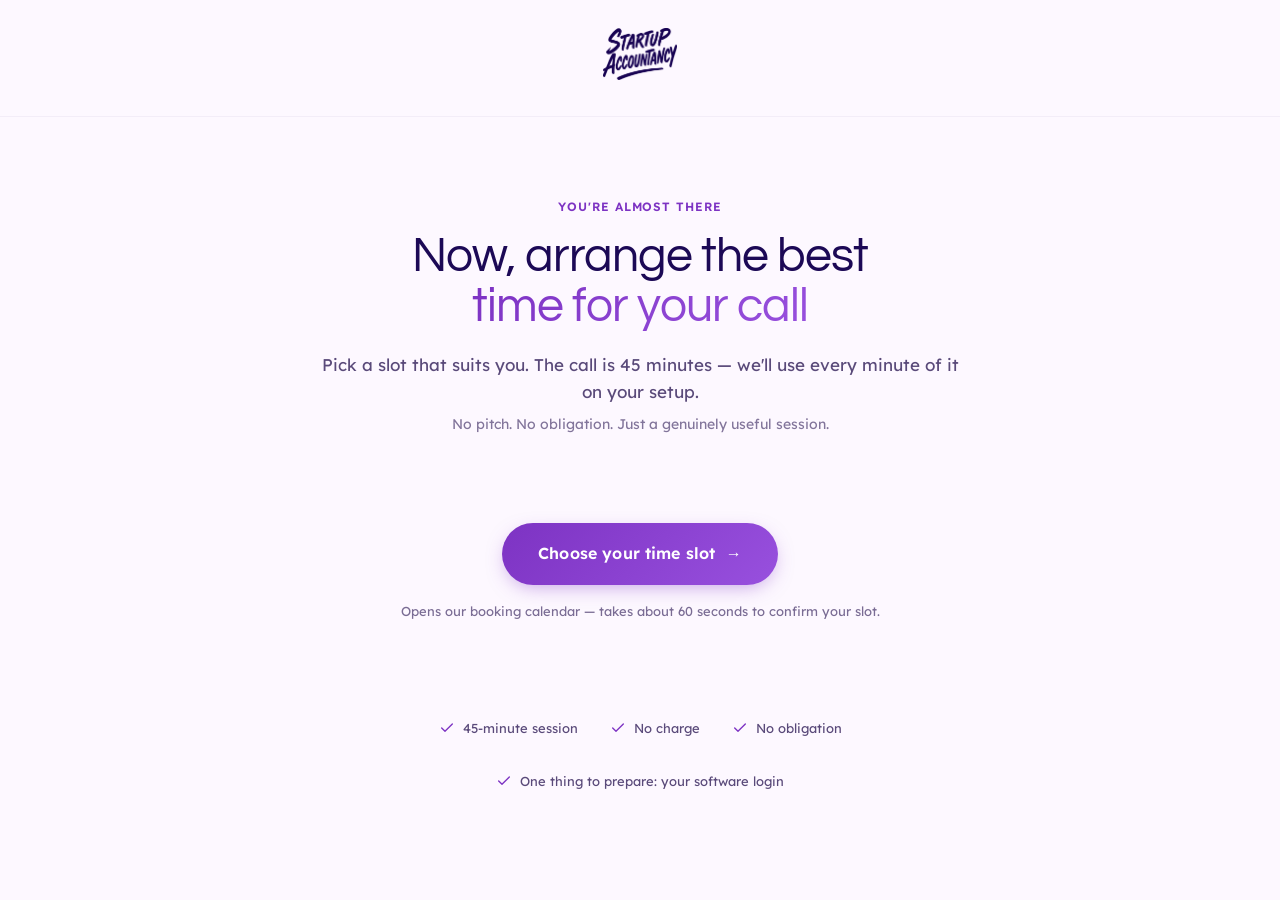
<file: book.html>
<!doctype html>
<html lang="en">
<head>
  <meta charset="utf-8" />
  <meta name="viewport" content="width=device-width, initial-scale=1" />
  <title>Pick your time — Startup Accountancy</title>
  <link rel="stylesheet" href="colors_and_type.css" />
  <link href="https://fonts.googleapis.com/css2?family=Questrial&family=Lexend:wght@300;400;500;600;700&display=swap" rel="stylesheet" />
  <style>
    html, body { margin: 0; padding: 0; }
    body { background: var(--surface); font-family: Lexend, sans-serif; }
    a { text-decoration: none; }
    *:focus-visible { outline: 2px solid var(--primary); outline-offset: 2px; border-radius: 4px; }
  </style>
</head>
<body>

  <!-- Nav — matches landing page exactly -->
  <nav style="padding:28px 0;display:flex;align-items:center;justify-content:center;background:var(--surface);border-bottom:1px solid rgba(201,188,218,0.2);">
    <a href="/" aria-label="Startup Accountancy">
      <img src="assets/logo.png" alt="Startup Accountancy" style="height:52px;width:auto;" />
    </a>
  </nav>

  <!-- Hero -->
  <section style="padding:80px 48px 40px;text-align:center;">
    <div style="max-width:640px;margin:0 auto;">
      <span style="font-family:Lexend;font-size:12px;font-weight:600;letter-spacing:0.08em;text-transform:uppercase;color:var(--primary);display:block;margin-bottom:16px;">You're almost there</span>
      <h1 style="font-family:Questrial;font-size:clamp(2rem,4vw,3rem);line-height:1.05;letter-spacing:-0.02em;color:var(--on-background);margin:0 0 18px;">
        Now, arrange the best<br/>
        <span style="background:var(--gradient-primary);-webkit-background-clip:text;-webkit-text-fill-color:transparent;background-clip:text;">time for your call</span>
      </h1>
      <p style="font-family:Lexend;font-size:17px;line-height:1.6;color:var(--on-surface-variant);margin:0 0 8px;">
        Pick a slot that suits you. The call is 45 minutes — we'll use every minute of it on your setup.
      </p>
      <p style="font-family:Lexend;font-size:14px;color:var(--on-surface-variant);margin:0 0 48px;opacity:0.75;">
        No pitch. No obligation. Just a genuinely useful session.
      </p>
    </div>
  </section>

  <!-- Calendar CTA -->
  <section style="padding:0 48px 96px;">
    <div style="max-width:520px;margin:0 auto;text-align:center;">
      <a
        href="https://api.leadconnectorhq.com/widget/booking/5hjTB66wPSkoS6alfnlS"
        style="display:inline-flex;align-items:center;gap:10px;padding:18px 36px;background:linear-gradient(135deg,#7d33c3 0%,#9850de 100%);color:#fff;font-family:Lexend;font-size:16px;font-weight:600;border-radius:9999px;box-shadow:0 6px 20px -6px rgba(125,51,195,0.5);letter-spacing:0.01em;transition:filter 150ms;"
        onmouseover="this.style.filter='brightness(1.07)'"
        onmouseout="this.style.filter='none'"
      >
        Choose your time slot &nbsp;→
      </a>
      <p style="font-family:Lexend;font-size:13px;color:var(--on-surface-variant);margin:16px 0 0;opacity:0.8;">
        Opens our booking calendar — takes about 60 seconds to confirm your slot.
      </p>
    </div>
  </section>

  <!-- Trust strip -->
  <section style="padding:0 48px 80px;text-align:center;">
    <div style="max-width:560px;margin:0 auto;">
      <div style="display:flex;justify-content:center;gap:32px;flex-wrap:wrap;">
        <div style="display:flex;align-items:center;gap:8px;font-family:Lexend;font-size:13px;color:var(--on-surface-variant);">
          <svg width="16" height="16" viewBox="0 0 24 24" fill="none" stroke="var(--primary)" stroke-width="2" stroke-linecap="round" stroke-linejoin="round"><polyline points="20 6 9 17 4 12"/></svg>
          45-minute session
        </div>
        <div style="display:flex;align-items:center;gap:8px;font-family:Lexend;font-size:13px;color:var(--on-surface-variant);">
          <svg width="16" height="16" viewBox="0 0 24 24" fill="none" stroke="var(--primary)" stroke-width="2" stroke-linecap="round" stroke-linejoin="round"><polyline points="20 6 9 17 4 12"/></svg>
          No charge
        </div>
        <div style="display:flex;align-items:center;gap:8px;font-family:Lexend;font-size:13px;color:var(--on-surface-variant);">
          <svg width="16" height="16" viewBox="0 0 24 24" fill="none" stroke="var(--primary)" stroke-width="2" stroke-linecap="round" stroke-linejoin="round"><polyline points="20 6 9 17 4 12"/></svg>
          No obligation
        </div>
        <div style="display:flex;align-items:center;gap:8px;font-family:Lexend;font-size:13px;color:var(--on-surface-variant);">
          <svg width="16" height="16" viewBox="0 0 24 24" fill="none" stroke="var(--primary)" stroke-width="2" stroke-linecap="round" stroke-linejoin="round"><polyline points="20 6 9 17 4 12"/></svg>
          One thing to prepare: your software login
        </div>
      </div>
    </div>
  </section>

</body>
</html>
</file>
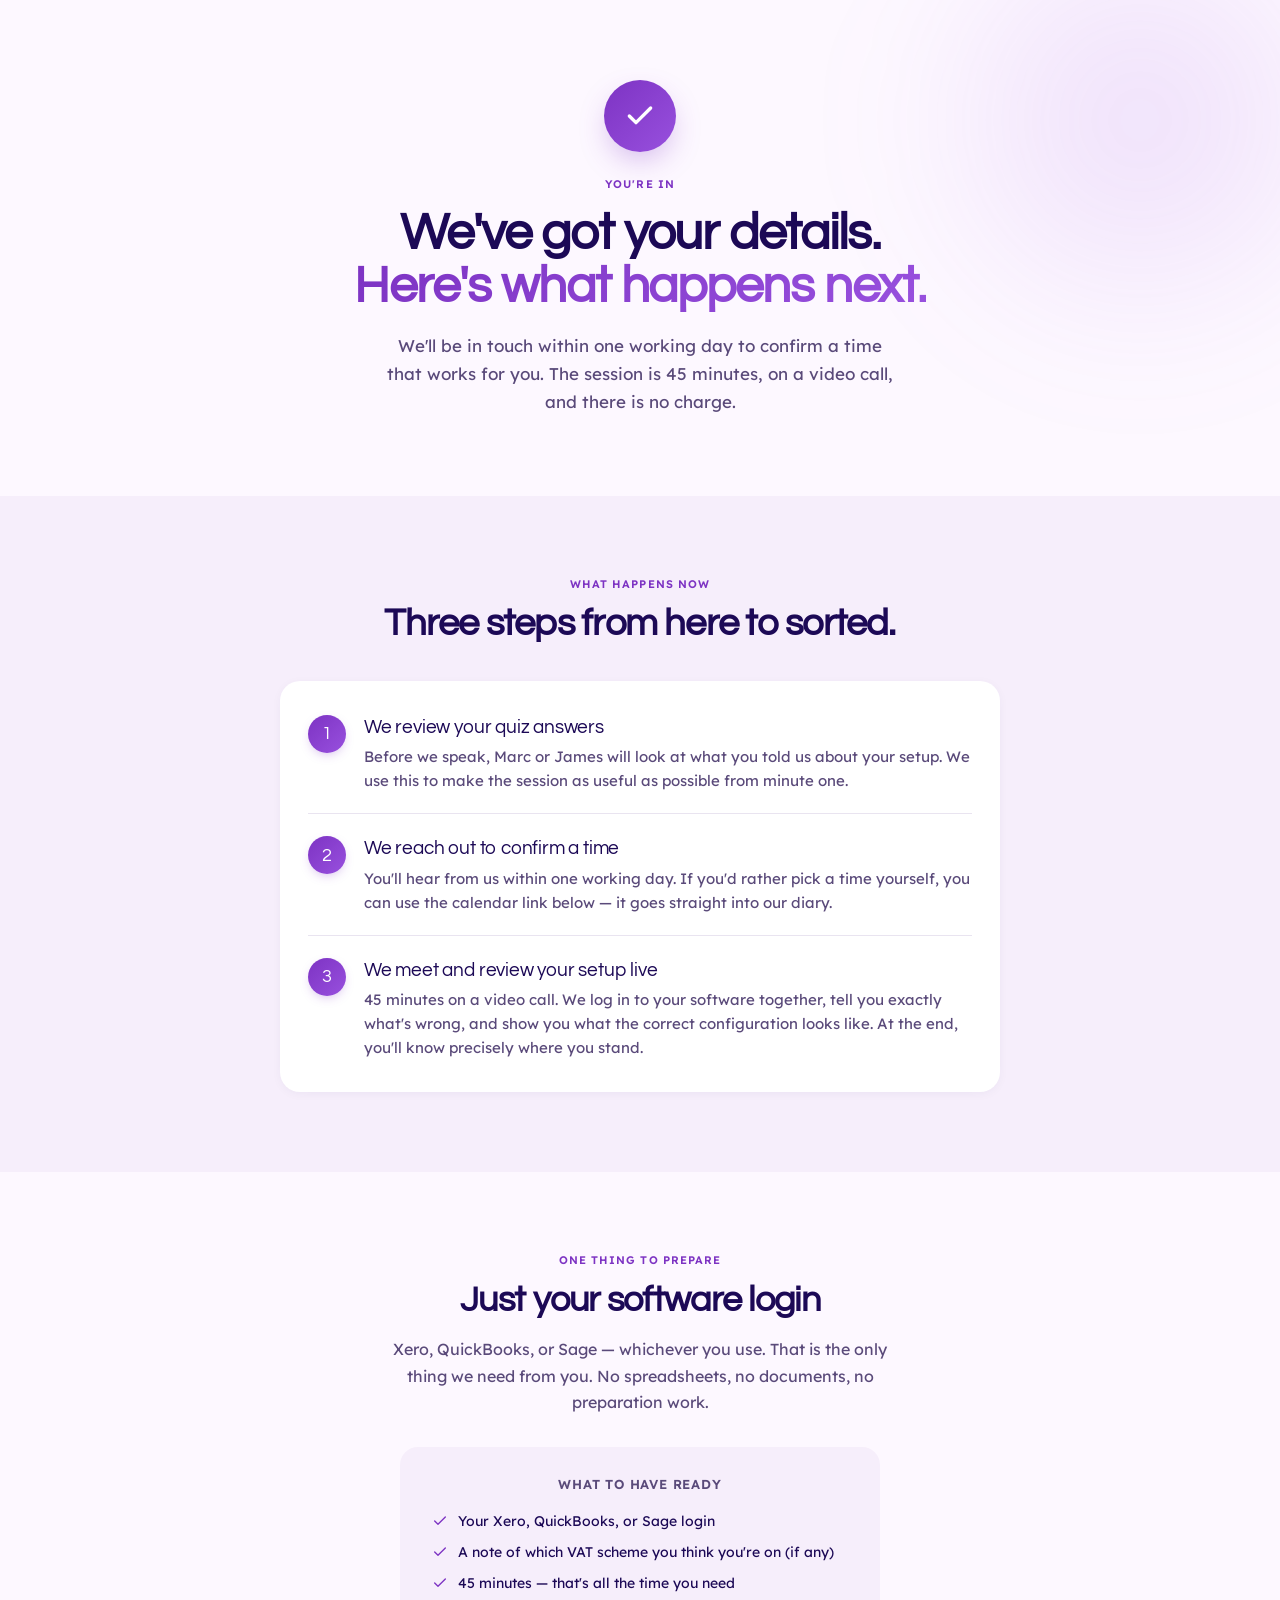
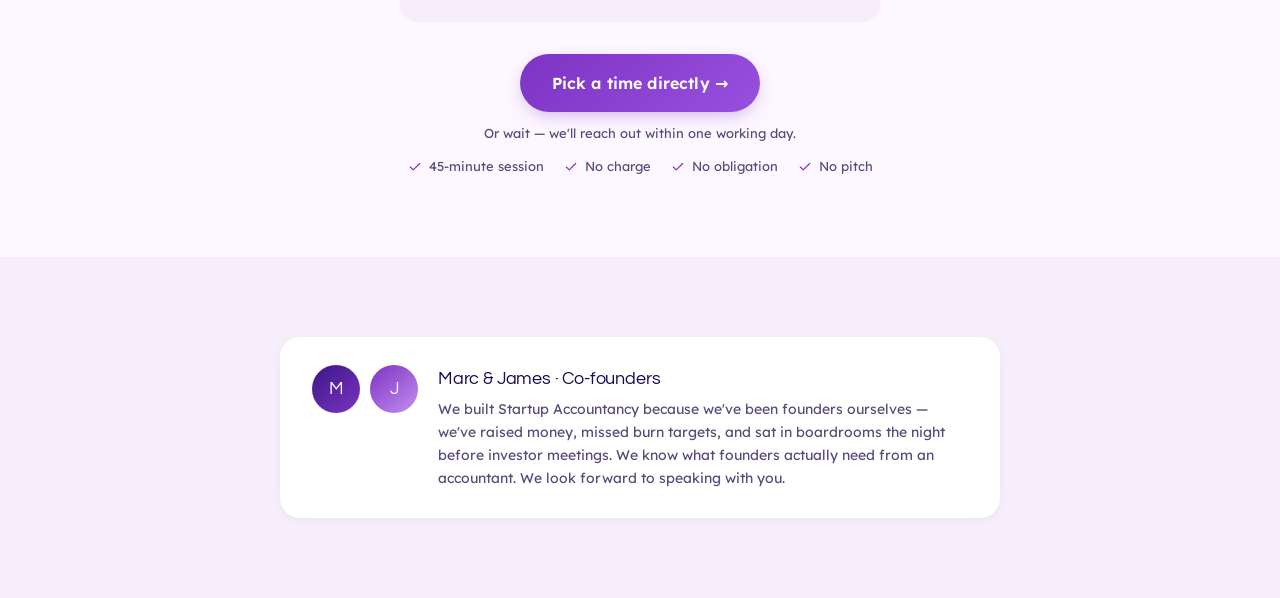
<file: quiz-thankyou.html>
<!doctype html>
<html lang="en">
<head>
  <meta charset="utf-8" />
  <meta name="viewport" content="width=device-width, initial-scale=1" />
  <title>You're booked in — Startup Accountancy</title>
  <link rel="preconnect" href="https://fonts.googleapis.com">
  <link rel="preconnect" href="https://fonts.gstatic.com" crossorigin>
  <link href="https://fonts.googleapis.com/css2?family=Questrial&family=Lexend:wght@300;400;500;600;700&display=swap" rel="stylesheet">
  <style>
    *, *::before, *::after { box-sizing: border-box; }
    html, body { margin: 0; padding: 0; background: #fdf8ff; color: #1c0956; font-family: 'Lexend', system-ui, sans-serif; line-height: 1.5; }
    a { text-decoration: none; }
    img { max-width: 100%; display: block; }

    :root {
      --primary: #7d33c3;
      --primary-grad: linear-gradient(135deg, #7d33c3 0%, #9850de 100%);
      --dark: #1c0956;
      --muted: #5a4a7a;
      --surface: #fdf8ff;
      --surface-low: #f6eefb;
      --lime: #dded2e;
      --outline: rgba(201,188,218,0.4);
      --shadow-lift: 0 2px 12px -2px rgba(28,9,86,0.06);
      --shadow-float: 0 16px 48px -12px rgba(28,9,86,0.12);
    }

    /* ── Heading weight ── */
    h1, h2, h3, h4 { font-weight: 700; }

.ty-ol {
      display: block; font-size: 11px; font-weight: 600;
      letter-spacing: 0.1em; text-transform: uppercase; color: var(--primary);
    }
    .ty-btn {
      display: inline-flex; align-items: center; gap: 8px;
      font-weight: 600; font-size: 16px; padding: 17px 32px;
      border-radius: 9999px; border: none; cursor: pointer;
      letter-spacing: 0.01em; transition: filter 150ms;
      background: var(--primary-grad); color: #fff;
      box-shadow: 0 6px 20px -6px rgba(125,51,195,0.45);
      text-decoration: none;
    }
    .ty-btn:hover { filter: brightness(1.07); }

    @keyframes ty-up { from { opacity:0; transform:translateY(20px); } to { opacity:1; transform:translateY(0); } }
    .ty-fade { animation: ty-up 0.55s cubic-bezier(0.2,0.8,0.2,1) both; }
    .ty-fade.d1 { animation-delay: 0.08s; }
    .ty-fade.d2 { animation-delay: 0.16s; }
    .ty-fade.d3 { animation-delay: 0.24s; }

    .ty-sec { padding: 80px 48px; }
    .ty-wrap { max-width: 720px; margin: 0 auto; }

    .ty-step {
      display: flex; gap: 18px; align-items: flex-start;
      padding: 20px 0; border-bottom: 1px solid var(--outline);
    }
    .ty-step:last-child { border-bottom: none; }
    .ty-step-num {
      width: 38px; height: 38px; border-radius: 50%;
      background: var(--primary-grad); color: #fff;
      display: flex; align-items: center; justify-content: center;
      font-family: 'Questrial', sans-serif; font-size: 18px;
      flex-shrink: 0; margin-top: 2px;
      box-shadow: 0 4px 12px -4px rgba(125,51,195,0.4);
    }

    .ty-trust {
      display: flex; gap: 20px; flex-wrap: wrap; justify-content: center;
      margin-top: 14px;
    }
    .ty-trust-item {
      display: flex; align-items: center; gap: 7px;
      font-size: 13px; color: var(--muted);
    }

    @media (max-width: 640px) {
      .ty-sec { padding: 56px 24px; }
    }
    @media (max-width: 480px) {
      .ty-sec { padding: 44px 16px; }
    }
  </style>
</head>
<body>

  <!-- HERO -->
  <section class="ty-sec" style="position:relative;overflow:hidden;background:#fdf8ff;text-align:center;">
    <div aria-hidden="true" style="position:absolute;top:-180px;right:-160px;width:600px;height:600px;background:radial-gradient(circle,rgba(152,80,222,0.15),transparent 60%);filter:blur(60px);pointer-events:none;"></div>
    <div class="ty-wrap" style="position:relative;">
      <div class="ty-fade">
        <!-- Tick icon -->
        <div style="width:72px;height:72px;border-radius:50%;background:linear-gradient(135deg,#7d33c3,#9850de);display:flex;align-items:center;justify-content:center;margin:0 auto 24px;box-shadow:0 12px 32px -8px rgba(125,51,195,0.4);">
          <svg width="32" height="32" viewBox="0 0 24 24" fill="none" stroke="#fff" stroke-width="2.5" stroke-linecap="round" stroke-linejoin="round"><polyline points="20 6 9 17 4 12"/></svg>
        </div>
        <span class="ty-ol" style="margin-bottom:14px;">You're in</span>
        <h1 style="font-family:'Questrial',sans-serif;font-size:clamp(2rem,4vw,3.2rem);line-height:1.05;letter-spacing:-0.02em;margin:0 0 18px;color:#1c0956;">
          We've got your details.<br>
          <span style="background:linear-gradient(135deg,#7d33c3 0%,#9850de 100%);-webkit-background-clip:text;-webkit-text-fill-color:transparent;background-clip:text;">Here's what happens next.</span>
        </h1>
        <p style="font-size:17px;line-height:1.65;color:#5a4a7a;max-width:520px;margin:0 auto;">
          We'll be in touch within one working day to confirm a time that works for you.
          The session is 45 minutes, on a video call, and there is no charge.
        </p>
      </div>
    </div>
  </section>

  <!-- NEXT STEPS -->
  <section class="ty-sec" style="background:#f6eefb;">
    <div class="ty-wrap">
      <div class="ty-fade" style="text-align:center;margin-bottom:36px;">
        <span class="ty-ol" style="margin-bottom:10px;">What happens now</span>
        <h2 style="font-family:'Questrial',sans-serif;font-size:clamp(1.8rem,3vw,2.4rem);line-height:1.1;letter-spacing:-0.02em;margin:0;color:#1c0956;">Three steps from here to sorted.</h2>
      </div>
      <div style="background:#fff;border-radius:20px;padding:12px 28px;box-shadow:var(--shadow-lift);">
        <div class="ty-step ty-fade d1">
          <div class="ty-step-num">1</div>
          <div>
            <div style="font-family:'Questrial',sans-serif;font-size:19px;color:#1c0956;letter-spacing:-0.01em;margin-bottom:4px;">We review your quiz answers</div>
            <p style="font-size:15px;line-height:1.6;color:#5a4a7a;margin:0;">
              Before we speak, Marc or James will look at what you told us about your setup. We use this to make the session as useful as possible from minute one.
            </p>
          </div>
        </div>
        <div class="ty-step ty-fade d2">
          <div class="ty-step-num">2</div>
          <div>
            <div style="font-family:'Questrial',sans-serif;font-size:19px;color:#1c0956;letter-spacing:-0.01em;margin-bottom:4px;">We reach out to confirm a time</div>
            <p style="font-size:15px;line-height:1.6;color:#5a4a7a;margin:0;">
              You'll hear from us within one working day. If you'd rather pick a time yourself, you can use the calendar link below — it goes straight into our diary.
            </p>
          </div>
        </div>
        <div class="ty-step ty-fade d3">
          <div class="ty-step-num">3</div>
          <div>
            <div style="font-family:'Questrial',sans-serif;font-size:19px;color:#1c0956;letter-spacing:-0.01em;margin-bottom:4px;">We meet and review your setup live</div>
            <p style="font-size:15px;line-height:1.6;color:#5a4a7a;margin:0;">
              45 minutes on a video call. We log in to your software together, tell you exactly what's wrong, and show you what the correct configuration looks like. At the end, you'll know precisely where you stand.
            </p>
          </div>
        </div>
      </div>
    </div>
  </section>

  <!-- PREPARE + CTA -->
  <section class="ty-sec" style="background:#fdf8ff;">
    <div class="ty-wrap" style="text-align:center;">
      <div class="ty-fade">
        <span class="ty-ol" style="margin-bottom:12px;">One thing to prepare</span>
        <h2 style="font-family:'Questrial',sans-serif;font-size:clamp(1.75rem,2.8vw,2.25rem);line-height:1.1;letter-spacing:-0.02em;margin:0 0 16px;color:#1c0956;">Just your software login</h2>
        <p style="font-size:16px;line-height:1.65;color:#5a4a7a;max-width:520px;margin:0 auto 32px;">
          Xero, QuickBooks, or Sage — whichever you use. That is the only thing we need from you. No spreadsheets, no documents, no preparation work.
        </p>

        <div style="background:#f6eefb;border-radius:18px;padding:28px 32px;max-width:480px;margin:0 auto 32px;">
          <div style="font-size:13px;font-weight:600;letter-spacing:0.06em;text-transform:uppercase;color:#5a4a7a;margin-bottom:16px;">What to have ready</div>
          <ul style="list-style:none;padding:0;margin:0;display:grid;gap:10px;text-align:left;">
            <li style="display:flex;align-items:center;gap:10px;font-size:14px;color:#1c0956;">
              <svg width="16" height="16" viewBox="0 0 24 24" fill="none" stroke="#7d33c3" stroke-width="2" stroke-linecap="round" stroke-linejoin="round"><polyline points="20 6 9 17 4 12"/></svg>
              Your Xero, QuickBooks, or Sage login
            </li>
            <li style="display:flex;align-items:center;gap:10px;font-size:14px;color:#1c0956;">
              <svg width="16" height="16" viewBox="0 0 24 24" fill="none" stroke="#7d33c3" stroke-width="2" stroke-linecap="round" stroke-linejoin="round"><polyline points="20 6 9 17 4 12"/></svg>
              A note of which VAT scheme you think you're on (if any)
            </li>
            <li style="display:flex;align-items:center;gap:10px;font-size:14px;color:#1c0956;">
              <svg width="16" height="16" viewBox="0 0 24 24" fill="none" stroke="#7d33c3" stroke-width="2" stroke-linecap="round" stroke-linejoin="round"><polyline points="20 6 9 17 4 12"/></svg>
              45 minutes — that's all the time you need
            </li>
          </ul>
        </div>

        <div style="margin-bottom:12px;">
          <a href="https://api.leadconnectorhq.com/widget/booking/5hjTB66wPSkoS6alfnlS" class="ty-btn">
            Pick a time directly →
          </a>
        </div>
        <div style="font-size:13px;color:#5a4a7a;">
          Or wait — we'll reach out within one working day.
        </div>

        <div class="ty-trust">
          <span class="ty-trust-item">
            <svg width="14" height="14" viewBox="0 0 24 24" fill="none" stroke="#7d33c3" stroke-width="2" stroke-linecap="round" stroke-linejoin="round"><polyline points="20 6 9 17 4 12"/></svg>
            45-minute session
          </span>
          <span class="ty-trust-item">
            <svg width="14" height="14" viewBox="0 0 24 24" fill="none" stroke="#7d33c3" stroke-width="2" stroke-linecap="round" stroke-linejoin="round"><polyline points="20 6 9 17 4 12"/></svg>
            No charge
          </span>
          <span class="ty-trust-item">
            <svg width="14" height="14" viewBox="0 0 24 24" fill="none" stroke="#7d33c3" stroke-width="2" stroke-linecap="round" stroke-linejoin="round"><polyline points="20 6 9 17 4 12"/></svg>
            No obligation
          </span>
          <span class="ty-trust-item">
            <svg width="14" height="14" viewBox="0 0 24 24" fill="none" stroke="#7d33c3" stroke-width="2" stroke-linecap="round" stroke-linejoin="round"><polyline points="20 6 9 17 4 12"/></svg>
            No pitch
          </span>
        </div>
      </div>
    </div>
  </section>

  <!-- FOUNDER CREDIBILITY -->
  <section class="ty-sec" style="background:#f6eefb;">
    <div class="ty-wrap">
      <div class="ty-fade" style="display:flex;align-items:flex-start;gap:20px;background:#fff;border-radius:20px;padding:28px 32px;box-shadow:var(--shadow-lift);">
        <div style="display:flex;gap:10px;flex-shrink:0;">
          <div style="width:48px;height:48px;border-radius:50%;background:linear-gradient(140deg,#3a1785,#7d33c3);display:flex;align-items:center;justify-content:center;font-family:'Questrial',sans-serif;font-size:18px;color:#fff;">M</div>
          <div style="width:48px;height:48px;border-radius:50%;background:linear-gradient(140deg,#7d33c3,#c48ef0);display:flex;align-items:center;justify-content:center;font-family:'Questrial',sans-serif;font-size:18px;color:#fff;">J</div>
        </div>
        <div>
          <div style="font-family:'Questrial',sans-serif;font-size:18px;color:#1c0956;letter-spacing:-0.01em;margin-bottom:6px;">Marc &amp; James · Co-founders</div>
          <p style="font-size:14px;line-height:1.65;color:#5a4a7a;margin:0;">
            We built Startup Accountancy because we've been founders ourselves — we've raised money, missed burn targets, and sat in boardrooms the night before investor meetings. We know what founders actually need from an accountant. We look forward to speaking with you.
          </p>
        </div>
      </div>
    </div>
  </section>

</body>
</html>
</file>
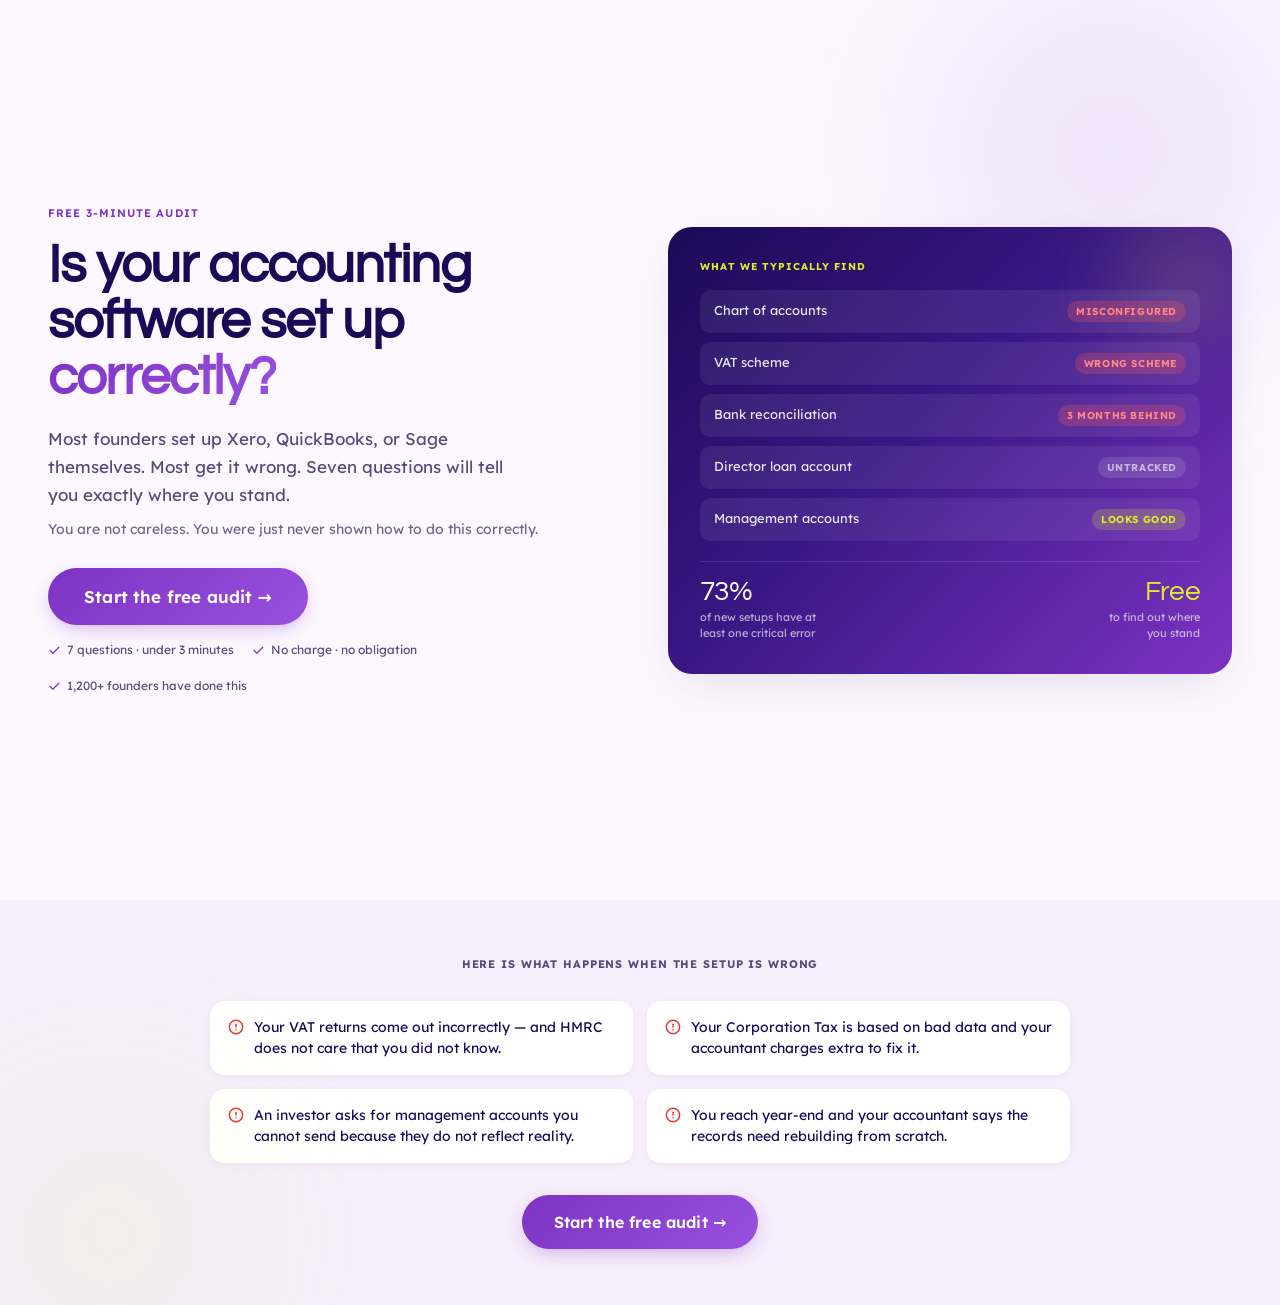
<file: quiz.html>
<!doctype html>
<html lang="en">
<head>
  <meta charset="utf-8" />
  <meta name="viewport" content="width=device-width, initial-scale=1" />
  <title>Is Your Accounting Software Set Up Correctly? — Startup Accountancy</title>
  <link rel="preconnect" href="https://fonts.googleapis.com">
  <link rel="preconnect" href="https://fonts.gstatic.com" crossorigin>
  <link href="https://fonts.googleapis.com/css2?family=Questrial&family=Lexend:wght@300;400;500;600;700&display=swap" rel="stylesheet">
  <style>
    *, *::before, *::after { box-sizing: border-box; }
    html, body { margin: 0; padding: 0; background: #fdf8ff; color: #1c0956; font-family: 'Lexend', system-ui, sans-serif; line-height: 1.5; }
    a { text-decoration: none; }
    button, input { font-family: inherit; }
    img { max-width: 100%; display: block; }
    ul { list-style: none; padding: 0; margin: 0; }

    :root {
      --primary: #7d33c3;
      --primary-grad: linear-gradient(135deg, #7d33c3 0%, #9850de 100%);
      --dark: #1c0956;
      --muted: #5a4a7a;
      --surface: #fdf8ff;
      --surface-low: #f6eefb;
      --lime: #dded2e;
      --outline: rgba(201,188,218,0.4);
      --shadow-lift: 0 2px 12px -2px rgba(28,9,86,0.06);
      --shadow-float: 0 16px 48px -12px rgba(28,9,86,0.12);
    }

    /* ── Heading weight ── */
    h1, h2, h3, h4 { font-weight: 700; }

    /* ── Overline ── */
    .qz-ol {
      display: block; font-size: 11px; font-weight: 600;
      letter-spacing: 0.1em; text-transform: uppercase; color: var(--primary);
    }

    /* ── Button ── */
    .qz-btn {
      display: inline-flex; align-items: center; gap: 8px;
      font-weight: 600; font-size: 16px; padding: 17px 32px;
      border-radius: 9999px; border: none; cursor: pointer;
      letter-spacing: 0.01em; transition: filter 150ms, transform 150ms;
      background: var(--primary-grad); color: #fff;
      box-shadow: 0 6px 20px -6px rgba(125,51,195,0.45);
    }
    .qz-btn:hover { filter: brightness(1.07); }
    .qz-btn:active { transform: scale(0.98); }
    .qz-btn:disabled { opacity: 0.7; cursor: not-allowed; }

    /* ── Screens ── */
    .qz-screen { display: none; }
    .qz-screen.active { display: block; }

    /* ── Layout ── */
    .qz-sec { padding: 0 48px; }
    .qz-wrap { max-width: 780px; margin: 0 auto; }
    .qz-wrap-wide { max-width: 1100px; margin: 0 auto; }

    /* ── Reveal ── */
    @keyframes qz-up { from { opacity:0; transform:translateY(18px); } to { opacity:1; transform:translateY(0); } }
    .qz-fade { animation: qz-up 0.5s cubic-bezier(0.2,0.8,0.2,1) both; }
    .qz-fade.d1 { animation-delay: 0.07s; }
    .qz-fade.d2 { animation-delay: 0.14s; }
    .qz-fade.d3 { animation-delay: 0.21s; }

    /* ── Progress bar ── */
    .qz-prog-wrap {
      background: var(--surface-low); border-radius: 9999px;
      height: 5px; margin-bottom: 32px; overflow: hidden;
    }
    .qz-prog-bar {
      height: 100%; border-radius: 9999px;
      background: var(--primary-grad);
      transition: width 400ms cubic-bezier(0.4,0,0.2,1);
    }
    .qz-prog-label {
      display: flex; justify-content: space-between; align-items: center;
      margin-bottom: 10px;
      font-size: 12px; font-weight: 600; letter-spacing: 0.06em;
      text-transform: uppercase; color: var(--muted);
    }

    /* ── Answer cards ── */
    .qz-answers { display: grid; gap: 10px; margin-top: 24px; }
    .qz-card {
      background: var(--surface-low);
      border: 2px solid transparent; border-radius: 14px;
      padding: 15px 18px; cursor: pointer;
      display: flex; align-items: center; gap: 14px;
      font-size: 15px; color: var(--dark); line-height: 1.4;
      transition: border-color 150ms, background 150ms, box-shadow 150ms;
      text-align: left; width: 100%; font-family: inherit;
      -webkit-appearance: none; appearance: none;
    }
    .qz-card:hover { border-color: var(--primary); background: #fff; }
    .qz-card.selected {
      border-color: var(--primary); background: #fff;
      box-shadow: 0 0 0 3px rgba(125,51,195,0.12);
    }
    .qz-card-dot {
      width: 22px; height: 22px; border-radius: 50%;
      border: 2px solid rgba(201,188,218,0.6);
      flex-shrink: 0; transition: border-color 150ms, background 150ms;
      display: flex; align-items: center; justify-content: center;
    }
    .qz-card.selected .qz-card-dot { border-color: var(--primary); background: var(--primary); }
    .qz-card.selected .qz-card-dot::after {
      content: ''; display: block;
      width: 7px; height: 7px; border-radius: 50%; background: #fff;
    }

    /* ── Hero 2-col ── */
    .qz-hero-grid {
      display: grid; grid-template-columns: 1fr 1fr; gap: 56px; align-items: center;
      min-height: calc(100vh - 0px);
      padding: 64px 0;
    }

    /* ── Visual card ── */
    .qz-visual {
      position: relative; border-radius: 24px; overflow: hidden;
      background: linear-gradient(135deg,#1c0956 0%,#3a1785 45%,#7d33c3 100%);
      box-shadow: var(--shadow-float); padding: 32px;
    }
    .qz-visual-row {
      background: rgba(255,255,255,0.07); border-radius: 10px;
      padding: 11px 14px; margin-bottom: 9px;
      display: flex; align-items: center; justify-content: space-between;
      font-size: 13px; color: rgba(255,255,255,0.9);
    }
    .qz-visual-row:last-child { margin-bottom: 0; }
    .qz-tag {
      font-size: 10px; font-weight: 700; letter-spacing: 0.06em;
      text-transform: uppercase; padding: 3px 9px; border-radius: 9999px;
    }
    .qz-tag-ok { background: rgba(221,237,46,0.2); color: #dded2e; }
    .qz-tag-warn { background: rgba(255,90,90,0.25); color: #ff8888; }
    .qz-tag-unk { background: rgba(255,255,255,0.12); color: rgba(255,255,255,0.6); }

    /* ── Consequence list ── */
    .qz-cons li {
      display: flex; align-items: flex-start; gap: 10px;
      font-size: 14px; line-height: 1.5; color: var(--dark);
      padding: 9px 0; border-bottom: 1px solid var(--outline);
    }
    .qz-cons li:last-child { border-bottom: none; }

    /* ── Trust strip ── */
    .qz-trust {
      display: flex; gap: 18px; flex-wrap: wrap;
      margin-top: 16px;
    }
    .qz-trust-item {
      display: flex; align-items: center; gap: 6px;
      font-size: 12px; color: var(--muted);
    }

    /* ── Results ── */
    .qz-tier-badge {
      display: inline-block; padding: 5px 14px; border-radius: 9999px;
      font-size: 11px; font-weight: 700; letter-spacing: 0.08em;
      text-transform: uppercase; margin-bottom: 14px;
    }
    .tier-green   { background: #e8f5e9; color: #2e7d32; }
    .tier-amber   { background: #fff8e1; color: #e65100; }
    .tier-red     { background: #fce4ec; color: #b71c1c; }
    .tier-critical{ background: #880e4f; color: #fff; }

    .qz-flags { display: grid; gap: 10px; margin: 20px 0; }
    .qz-flag {
      display: flex; gap: 10px; align-items: flex-start;
      background: #fff3f3; border-left: 3px solid #e53935;
      border-radius: 0 10px 10px 0; padding: 11px 14px;
      font-size: 13.5px; line-height: 1.5; color: var(--dark);
    }

    /* ── Form ── */
    .qz-form-box {
      background: var(--surface-low); border-radius: 20px;
      padding: 28px; margin-top: 28px; box-shadow: var(--shadow-float);
    }
    .qz-lbl {
      display: block; font-size: 11px; font-weight: 600;
      letter-spacing: 0.07em; text-transform: uppercase;
      color: var(--muted); margin-bottom: 5px;
    }
    .qz-inp {
      width: 100%; padding: 12px 15px;
      font-size: 15px; color: var(--dark);
      background: #fff; border: 1.5px solid var(--outline);
      border-radius: 11px; outline: none; transition: border-color 150ms;
    }
    .qz-inp:focus { border-color: var(--primary); }

    .qz-results-grid {
      display: grid; grid-template-columns: 1fr 360px; gap: 44px; align-items: start;
    }

    /* ── Responsive ── */
    @media (max-width: 960px) {
      .qz-sec { padding: 0 32px; }
      .qz-hero-grid { grid-template-columns: 1fr; gap: 36px; min-height: 0; padding: 56px 0; }
      .qz-results-grid { grid-template-columns: 1fr; gap: 28px; }
    }
    @media (max-width: 640px) {
      .qz-sec { padding: 0 20px; }
      .qz-hero-grid { padding: 44px 0; }
      .qz-form-box { padding: 20px; }
      .qz-btn { font-size: 15px; padding: 15px 26px; }
    }
    @media (max-width: 480px) {
      .qz-sec { padding: 0 14px; }
      .qz-card { font-size: 14px; padding: 13px 14px; }
      .qz-hero-grid { padding: 36px 0; }
    }
  </style>
</head>
<body>

  <!-- ══════════════════════════════════════ -->
  <!-- SCREEN 0: INTRO (above fold)           -->
  <!-- ══════════════════════════════════════ -->
  <div id="qz-s0" class="qz-screen active">
    <section style="position:relative;overflow:hidden;background:#fdf8ff;">
      <div aria-hidden="true" style="position:absolute;top:-200px;right:-180px;width:700px;height:700px;background:radial-gradient(circle,rgba(152,80,222,0.14),transparent 60%);filter:blur(60px);pointer-events:none;"></div>
      <div aria-hidden="true" style="position:absolute;bottom:-200px;left:-160px;width:540px;height:540px;background:radial-gradient(circle,rgba(221,237,46,0.09),transparent 60%);filter:blur(60px);pointer-events:none;"></div>

      <div class="qz-sec">
        <div class="qz-hero-grid" style="max-width:1200px;margin:0 auto;position:relative;">

          <!-- Left: copy + CTA -->
          <div>
            <div class="qz-fade">
              <span class="qz-ol" style="margin-bottom:16px;">Free 3-minute audit</span>
              <h1 style="font-family:'Questrial',sans-serif;font-size:clamp(2rem,4.2vw,3.5rem);line-height:1.05;letter-spacing:-0.02em;margin:0 0 18px;color:#1c0956;">
                Is your accounting<br>software set up
                <span style="background:linear-gradient(135deg,#7d33c3 0%,#9850de 100%);-webkit-background-clip:text;-webkit-text-fill-color:transparent;background-clip:text;"> correctly?</span>
              </h1>
              <p style="font-size:17px;line-height:1.65;color:#5a4a7a;max-width:460px;margin:0 0 10px;">
                Most founders set up Xero, QuickBooks, or Sage themselves.
                Most get it wrong. Seven questions will tell you exactly where you stand.
              </p>
              <p style="font-size:14px;color:#5a4a7a;margin:0 0 28px;opacity:0.85;">
                You are not careless. You were just never shown how to do this correctly.
              </p>
            </div>
            <div class="qz-fade d1">
              <button class="qz-btn" style="font-size:17px;padding:18px 36px;" onclick="startQuiz()">Start the free audit →</button>
              <div class="qz-trust">
                <span class="qz-trust-item">
                  <svg width="13" height="13" viewBox="0 0 24 24" fill="none" stroke="#7d33c3" stroke-width="2.2" stroke-linecap="round" stroke-linejoin="round"><polyline points="20 6 9 17 4 12"/></svg>
                  7 questions · under 3 minutes
                </span>
                <span class="qz-trust-item">
                  <svg width="13" height="13" viewBox="0 0 24 24" fill="none" stroke="#7d33c3" stroke-width="2.2" stroke-linecap="round" stroke-linejoin="round"><polyline points="20 6 9 17 4 12"/></svg>
                  No charge · no obligation
                </span>
                <span class="qz-trust-item">
                  <svg width="13" height="13" viewBox="0 0 24 24" fill="none" stroke="#7d33c3" stroke-width="2.2" stroke-linecap="round" stroke-linejoin="round"><polyline points="20 6 9 17 4 12"/></svg>
                  1,200+ founders have done this
                </span>
              </div>
            </div>
          </div>

          <!-- Right: visual / image -->
          <div class="qz-fade d2">
            <!-- Replace src with your own image URL if available. The styled fallback below shows automatically if no image is provided. -->
            <div class="qz-visual">
              <div aria-hidden="true" style="position:absolute;top:-60px;right:-60px;width:220px;height:220px;background:radial-gradient(circle,rgba(221,237,46,0.22),transparent 60%);filter:blur(40px);"></div>
              <div style="position:relative;">
                <div style="font-size:10px;font-weight:700;letter-spacing:0.1em;text-transform:uppercase;color:#dded2e;margin-bottom:16px;">What we typically find</div>
                <div class="qz-visual-row">
                  <span>Chart of accounts</span>
                  <span class="qz-tag qz-tag-warn">Misconfigured</span>
                </div>
                <div class="qz-visual-row">
                  <span>VAT scheme</span>
                  <span class="qz-tag qz-tag-warn">Wrong scheme</span>
                </div>
                <div class="qz-visual-row">
                  <span>Bank reconciliation</span>
                  <span class="qz-tag qz-tag-warn">3 months behind</span>
                </div>
                <div class="qz-visual-row">
                  <span>Director loan account</span>
                  <span class="qz-tag qz-tag-unk">Untracked</span>
                </div>
                <div class="qz-visual-row">
                  <span>Management accounts</span>
                  <span class="qz-tag qz-tag-ok">Looks good</span>
                </div>
                <div style="margin-top:20px;padding-top:16px;border-top:1px solid rgba(255,255,255,0.12);display:flex;align-items:center;justify-content:space-between;">
                  <div>
                    <div style="font-family:'Questrial',sans-serif;font-size:28px;color:#fff;line-height:1;letter-spacing:-0.02em;">73%</div>
                    <div style="font-size:11px;color:rgba(255,255,255,0.65);margin-top:3px;">of new setups have at<br>least one critical error</div>
                  </div>
                  <div style="text-align:right;">
                    <div style="font-family:'Questrial',sans-serif;font-size:28px;color:#dded2e;line-height:1;letter-spacing:-0.02em;">Free</div>
                    <div style="font-size:11px;color:rgba(255,255,255,0.65);margin-top:3px;">to find out where<br>you stand</div>
                  </div>
                </div>
              </div>
            </div>
          </div>

        </div>
      </div>

      <!-- What goes wrong — below fold -->
      <div style="background:#f6eefb;padding:56px 48px;">
        <div style="max-width:1200px;margin:0 auto;">
          <div style="text-align:center;margin-bottom:28px;">
            <div style="font-size:11px;font-weight:700;letter-spacing:0.08em;text-transform:uppercase;color:#5a4a7a;margin-bottom:6px;">Here is what happens when the setup is wrong</div>
          </div>
          <div style="display:grid;grid-template-columns:repeat(2,1fr);gap:14px;max-width:860px;margin:0 auto;" class="qz-cons-grid">
            <div style="display:flex;gap:10px;align-items:flex-start;background:#fff;border-radius:14px;padding:16px 18px;box-shadow:var(--shadow-lift);">
              <svg width="16" height="16" viewBox="0 0 24 24" fill="none" stroke="#e53935" stroke-width="2.2" stroke-linecap="round" stroke-linejoin="round" style="flex-shrink:0;margin-top:2px;"><circle cx="12" cy="12" r="10"/><line x1="12" y1="8" x2="12" y2="12"/><line x1="12" y1="16" x2="12.01" y2="16"/></svg>
              <span style="font-size:14px;line-height:1.5;color:#1c0956;">Your VAT returns come out incorrectly — and HMRC does not care that you did not know.</span>
            </div>
            <div style="display:flex;gap:10px;align-items:flex-start;background:#fff;border-radius:14px;padding:16px 18px;box-shadow:var(--shadow-lift);">
              <svg width="16" height="16" viewBox="0 0 24 24" fill="none" stroke="#e53935" stroke-width="2.2" stroke-linecap="round" stroke-linejoin="round" style="flex-shrink:0;margin-top:2px;"><circle cx="12" cy="12" r="10"/><line x1="12" y1="8" x2="12" y2="12"/><line x1="12" y1="16" x2="12.01" y2="16"/></svg>
              <span style="font-size:14px;line-height:1.5;color:#1c0956;">Your Corporation Tax is based on bad data and your accountant charges extra to fix it.</span>
            </div>
            <div style="display:flex;gap:10px;align-items:flex-start;background:#fff;border-radius:14px;padding:16px 18px;box-shadow:var(--shadow-lift);">
              <svg width="16" height="16" viewBox="0 0 24 24" fill="none" stroke="#e53935" stroke-width="2.2" stroke-linecap="round" stroke-linejoin="round" style="flex-shrink:0;margin-top:2px;"><circle cx="12" cy="12" r="10"/><line x1="12" y1="8" x2="12" y2="12"/><line x1="12" y1="16" x2="12.01" y2="16"/></svg>
              <span style="font-size:14px;line-height:1.5;color:#1c0956;">An investor asks for management accounts you cannot send because they do not reflect reality.</span>
            </div>
            <div style="display:flex;gap:10px;align-items:flex-start;background:#fff;border-radius:14px;padding:16px 18px;box-shadow:var(--shadow-lift);">
              <svg width="16" height="16" viewBox="0 0 24 24" fill="none" stroke="#e53935" stroke-width="2.2" stroke-linecap="round" stroke-linejoin="round" style="flex-shrink:0;margin-top:2px;"><circle cx="12" cy="12" r="10"/><line x1="12" y1="8" x2="12" y2="12"/><line x1="12" y1="16" x2="12.01" y2="16"/></svg>
              <span style="font-size:14px;line-height:1.5;color:#1c0956;">You reach year-end and your accountant says the records need rebuilding from scratch.</span>
            </div>
          </div>
          <div style="text-align:center;margin-top:32px;">
            <button class="qz-btn" onclick="startQuiz()" style="font-size:16px;">Start the free audit →</button>
          </div>
        </div>
      </div>

      <style>
        @media (max-width:640px) {
          .qz-cons-grid { grid-template-columns: 1fr !important; }
        }
      </style>
    </section>
  </div>

  <!-- ══════════════════════════════════════ -->
  <!-- SCREENS 1–7: QUESTIONS                 -->
  <!-- ══════════════════════════════════════ -->

  <!-- Q1 -->
  <div id="qz-s1" class="qz-screen">
    <section style="background:#fdf8ff;min-height:10vh;">
      <div class="qz-sec" style="width:100%;padding-top:56px;padding-bottom:56px;">
        <div class="qz-wrap">
          <div class="qz-prog-label"><span>Question 1 of 7</span><span style="color:var(--primary);font-weight:700;">14%</span></div>
          <div class="qz-prog-wrap"><div class="qz-prog-bar" style="width:14%;"></div></div>
          <div class="qz-fade">
            <span class="qz-ol" style="margin-bottom:12px;">Your setup</span>
            <h2 style="font-family:'Questrial',sans-serif;font-size:clamp(1.5rem,3vw,2.1rem);line-height:1.15;letter-spacing:-0.02em;margin:0 0 4px;color:#1c0956;">How was your accounting software configured when you first started using it?</h2>
            <p style="font-size:14px;color:#5a4a7a;margin:0 0 4px;">Choose the answer that best describes what actually happened.</p>
            <div class="qz-answers">
              <button class="qz-card" onclick="pick(this,0,null,2)"><span class="qz-card-dot"></span>A specialist accountant configured it for us from the start</button>
              <button class="qz-card" onclick="pick(this,2,'Your software was set up using a default template — these miss UK-specific requirements like correct VAT codes and chart of accounts structure.',2)"><span class="qz-card-dot"></span>I followed the setup wizard myself and used the default template</button>
              <button class="qz-card" onclick="pick(this,2,'Your software was configured by someone without specialist accounting knowledge — the default setup is rarely correct for a UK startup.',2)"><span class="qz-card-dot"></span>Someone in my team set it up — not a qualified accountant</button>
              <button class="qz-card" onclick="pick(this,3,'Connecting your bank and assuming the software is ready is one of the most common setup mistakes we see — critical settings are left at default.',2)"><span class="qz-card-dot"></span>I connected the bank feed and assumed it was ready to use</button>
            </div>
          </div>
        </div>
      </div>
    </section>
  </div>

  <!-- Q2 -->
  <div id="qz-s2" class="qz-screen">
    <section style="background:#fdf8ff;min-height:10vh;">
      <div class="qz-sec" style="width:100%;padding-top:56px;padding-bottom:56px;">
        <div class="qz-wrap">
          <div class="qz-prog-label"><span>Question 2 of 7</span><span style="color:var(--primary);font-weight:700;">28%</span></div>
          <div class="qz-prog-wrap"><div class="qz-prog-bar" style="width:28%;"></div></div>
          <div class="qz-fade">
            <span class="qz-ol" style="margin-bottom:12px;">VAT</span>
            <h2 style="font-family:'Questrial',sans-serif;font-size:clamp(1.5rem,3vw,2.1rem);line-height:1.15;letter-spacing:-0.02em;margin:0 0 4px;color:#1c0956;">Do you know which VAT scheme you're registered under — and whether it's the right one for your business?</h2>
            <p style="font-size:14px;color:#5a4a7a;margin:0 0 4px;">The VAT scheme affects every return you file. Most founders never check.</p>
            <div class="qz-answers">
              <button class="qz-card" onclick="pick(this,0,null,3)"><span class="qz-card-dot"></span>Yes — it's been specifically reviewed against our revenue model</button>
              <button class="qz-card" onclick="pick(this,2,'You know your VAT scheme name but have not confirmed it is optimal — this is worth reviewing, as the wrong scheme can overpay or underpay HMRC.',3)"><span class="qz-card-dot"></span>I know the scheme name, but I haven't confirmed it's the most efficient option</button>
              <button class="qz-card" onclick="pick(this,2,'Not being registered yet does not mean you are safe — many founders miss the registration threshold and face penalties and back-dated VAT.',3)"><span class="qz-card-dot"></span>I'm not VAT registered yet — I haven't looked into when I need to be</button>
              <button class="qz-card" onclick="pick(this,3,'Not knowing which VAT scheme you are on means your VAT returns may have been filed incorrectly — this carries financial and legal risk.',3)"><span class="qz-card-dot"></span>I'm honestly not sure which VAT scheme we're on</button>
            </div>
          </div>
        </div>
      </div>
    </section>
  </div>

  <!-- Q3 -->
  <div id="qz-s3" class="qz-screen">
    <section style="background:#fdf8ff;min-height:10vh;">
      <div class="qz-sec" style="width:100%;padding-top:56px;padding-bottom:56px;">
        <div class="qz-wrap">
          <div class="qz-prog-label"><span>Question 3 of 7</span><span style="color:var(--primary);font-weight:700;">43%</span></div>
          <div class="qz-prog-wrap"><div class="qz-prog-bar" style="width:43%;"></div></div>
          <div class="qz-fade">
            <span class="qz-ol" style="margin-bottom:12px;">Bank reconciliation</span>
            <h2 style="font-family:'Questrial',sans-serif;font-size:clamp(1.5rem,3vw,2.1rem);line-height:1.15;letter-spacing:-0.02em;margin:0 0 4px;color:#1c0956;">When did your books last fully reconcile — every transaction matched to your bank statement?</h2>
            <p style="font-size:14px;color:#5a4a7a;margin:0 0 4px;">Reconciliation is the only way to confirm your figures reflect reality.</p>
            <div class="qz-answers">
              <button class="qz-card" onclick="pick(this,0,null,4)"><span class="qz-card-dot"></span>Within the last month — we reconcile regularly</button>
              <button class="qz-card" onclick="pick(this,1,'Your reconciliation is slightly behind — this creates blind spots in your financial position and makes reports unreliable.',4)"><span class="qz-card-dot"></span>Within the last 3 months — a bit behind but not critical</button>
              <button class="qz-card" onclick="pick(this,2,'Books that haven\'t been reconciled in over 3 months are likely unreliable — your reported figures may not reflect your true position.',4)"><span class="qz-card-dot"></span>It's been longer than 3 months — or it's never been fully done</button>
              <button class="qz-card" onclick="pick(this,3,'Not knowing what reconciliation means suggests your books have never been properly verified — your accounting figures cannot be trusted without it.',4)"><span class="qz-card-dot"></span>I'm not sure what bank reconciliation means or how to check</button>
            </div>
          </div>
        </div>
      </div>
    </section>
  </div>

  <!-- Q4 -->
  <div id="qz-s4" class="qz-screen">
    <section style="background:#fdf8ff;min-height:10vh;">
      <div class="qz-sec" style="width:100%;padding-top:56px;padding-bottom:56px;">
        <div class="qz-wrap">
          <div class="qz-prog-label"><span>Question 4 of 7</span><span style="color:var(--primary);font-weight:700;">57%</span></div>
          <div class="qz-prog-wrap"><div class="qz-prog-bar" style="width:57%;"></div></div>
          <div class="qz-fade">
            <span class="qz-ol" style="margin-bottom:12px;">Chart of accounts</span>
            <h2 style="font-family:'Questrial',sans-serif;font-size:clamp(1.5rem,3vw,2.1rem);line-height:1.15;letter-spacing:-0.02em;margin:0 0 4px;color:#1c0956;">Has your chart of accounts ever been reviewed against UK GAAP standards?</h2>
            <p style="font-size:14px;color:#5a4a7a;margin:0 0 4px;">The chart of accounts is the foundation of your entire accounting structure. A wrong one compounds every other error.</p>
            <div class="qz-answers">
              <button class="qz-card" onclick="pick(this,0,null,5)"><span class="qz-card-dot"></span>Yes — a qualified accountant confirmed it's set up correctly for our business</button>
              <button class="qz-card" onclick="pick(this,2,'The default chart of accounts templates are not configured for UK startup accounting — they miss required categories and create year-end problems.',5)"><span class="qz-card-dot"></span>I used the default template and have never changed or reviewed it</button>
              <button class="qz-card" onclick="pick(this,2,'Self-customised charts of accounts frequently create misclassifications that only surface at year-end — when they\'re expensive to fix.',5)"><span class="qz-card-dot"></span>I've customised it myself but it's never been independently reviewed</button>
              <button class="qz-card" onclick="pick(this,3,'Not knowing what a chart of accounts is suggests your accounting software has never been properly configured — this is the most common cause of year-end rebuild costs.',5)"><span class="qz-card-dot"></span>I'm not sure what a chart of accounts is</button>
            </div>
          </div>
        </div>
      </div>
    </section>
  </div>

  <!-- Q5 -->
  <div id="qz-s5" class="qz-screen">
    <section style="background:#fdf8ff;min-height:10vh;">
      <div class="qz-sec" style="width:100%;padding-top:56px;padding-bottom:56px;">
        <div class="qz-wrap">
          <div class="qz-prog-label"><span>Question 5 of 7</span><span style="color:var(--primary);font-weight:700;">71%</span></div>
          <div class="qz-prog-wrap"><div class="qz-prog-bar" style="width:71%;"></div></div>
          <div class="qz-fade">
            <span class="qz-ol" style="margin-bottom:12px;">HMRC exposure</span>
            <h2 style="font-family:'Questrial',sans-serif;font-size:clamp(1.5rem,3vw,2.1rem);line-height:1.15;letter-spacing:-0.02em;margin:0 0 4px;color:#1c0956;">If HMRC opened an enquiry into your VAT returns today, how would you feel?</h2>
            <p style="font-size:14px;color:#5a4a7a;margin:0 0 4px;">Be honest. This question matters more than any other.</p>
            <div class="qz-answers">
              <button class="qz-card" onclick="pick(this,0,null,6)"><span class="qz-card-dot"></span>Confident — our returns have been reviewed by a professional</button>
              <button class="qz-card" onclick="pick(this,2,'Returns that have never been independently checked carry hidden risk — errors in VAT coding compound across every return filed.',6)"><span class="qz-card-dot"></span>Fairly confident — but they've never been independently checked</button>
              <button class="qz-card" onclick="pick(this,3,'Suspected VAT errors that have gone uncorrected become more expensive the longer they remain unfixed — HMRC can go back up to 4 years.',6)"><span class="qz-card-dot"></span>Anxious — I suspect there could be errors I haven't caught</button>
              <button class="qz-card" onclick="pick(this,3,'Not knowing whether your VAT returns are correct is a significant risk — incorrect returns carry penalties, interest, and potential investigation.',6)"><span class="qz-card-dot"></span>I have no idea whether my VAT returns are correct</button>
            </div>
          </div>
        </div>
      </div>
    </section>
  </div>

  <!-- Q6 -->
  <div id="qz-s6" class="qz-screen">
    <section style="background:#fdf8ff;min-height:10vh;">
      <div class="qz-sec" style="width:100%;padding-top:56px;padding-bottom:56px;">
        <div class="qz-wrap">
          <div class="qz-prog-label"><span>Question 6 of 7</span><span style="color:var(--primary);font-weight:700;">85%</span></div>
          <div class="qz-prog-wrap"><div class="qz-prog-bar" style="width:85%;"></div></div>
          <div class="qz-fade">
            <span class="qz-ol" style="margin-bottom:12px;">Data integrity</span>
            <h2 style="font-family:'Questrial',sans-serif;font-size:clamp(1.5rem,3vw,2.1rem);line-height:1.15;letter-spacing:-0.02em;margin:0 0 4px;color:#1c0956;">Have you ever noticed a figure in your accounting software that didn't match reality — a balance, a total, or a report?</h2>
            <p style="font-size:14px;color:#5a4a7a;margin:0 0 4px;">Even small unexplained differences signal deeper configuration problems.</p>
            <div class="qz-answers">
              <button class="qz-card" onclick="pick(this,0,null,7)"><span class="qz-card-dot"></span>Never — every report and balance has always matched</button>
              <button class="qz-card" onclick="pick(this,2,'Occasional unexplained discrepancies are a warning sign — they indicate miscoded transactions or bank feed errors that accumulate over time.',7)"><span class="qz-card-dot"></span>Yes, occasionally — small differences I couldn't explain</button>
              <button class="qz-card" onclick="pick(this,3,'Regular discrepancies mean your accounting data cannot be relied upon — reports, tax calculations, and management accounts based on it will all be wrong.',7)"><span class="qz-card-dot"></span>Yes, regularly — it's an ongoing problem I haven't resolved</button>
              <button class="qz-card" onclick="pick(this,3,'Not checking your reports closely enough to notice discrepancies means errors could have been accumulating for months or years undetected.',7)"><span class="qz-card-dot"></span>I don't check reports closely enough to know</button>
            </div>
          </div>
        </div>
      </div>
    </section>
  </div>

  <!-- Q7 -->
  <div id="qz-s7" class="qz-screen">
    <section style="background:#fdf8ff;min-height:10vh;">
      <div class="qz-sec" style="width:100%;padding-top:56px;padding-bottom:56px;">
        <div class="qz-wrap">
          <div class="qz-prog-label"><span>Question 7 of 7</span><span style="color:var(--primary);font-weight:700;">99%</span></div>
          <div class="qz-prog-wrap"><div class="qz-prog-bar" style="width:99%;"></div></div>
          <div class="qz-fade">
            <span class="qz-ol" style="margin-bottom:12px;">Investor readiness</span>
            <h2 style="font-family:'Questrial',sans-serif;font-size:clamp(1.5rem,3vw,2.1rem);line-height:1.15;letter-spacing:-0.02em;margin:0 0 4px;color:#1c0956;">If an investor or bank asked for your management accounts right now, what would happen?</h2>
            <p style="font-size:14px;color:#5a4a7a;margin:0 0 4px;">Management accounts are a direct reflection of the quality of your accounting setup.</p>
            <div class="qz-answers">
              <button class="qz-card" onclick="pick(this,0,null,'results')"><span class="qz-card-dot"></span>They're clean and accurate — I could send them within 24 hours</button>
              <button class="qz-card" onclick="pick(this,1,'Your management accounts exist but need preparation time — this suggests your books are not being maintained in a consistently reportable state.','results')"><span class="qz-card-dot"></span>They exist, but they'd need cleaning up before I could share them</button>
              <button class="qz-card" onclick="pick(this,3,'Management accounts that aren\'t in a shareable state indicate underlying setup or bookkeeping problems that are preventing you from reporting accurately.','results')"><span class="qz-card-dot"></span>They're not in a state I'd feel comfortable sharing</button>
              <button class="qz-card" onclick="pick(this,3,'Not having management accounts or not knowing what they are is a significant gap — they are expected by investors, lenders, and HMRC as a minimum standard.','results')"><span class="qz-card-dot"></span>I don't have management accounts — or I'm not sure what they are</button>
            </div>
          </div>
        </div>
      </div>
    </section>
  </div>

  <!-- ══════════════════════════════════════ -->
  <!-- SCREEN: RESULTS + FORM                 -->
  <!-- ══════════════════════════════════════ -->
  <div id="qz-results" class="qz-screen">
    <section style="background:#fdf8ff;padding:64px 48px;">
      <div class="qz-wrap-wide">
        <div id="qz-calc" style="text-align:center;padding:60px 0;">
          <div style="font-family:'Questrial',sans-serif;font-size:22px;color:#1c0956;margin-bottom:8px;">Reviewing your answers…</div>
          <div style="font-size:14px;color:#5a4a7a;">This takes about two seconds.</div>
        </div>
        <div id="qz-result-body" style="display:none;">
          <div class="qz-results-grid">
            <div class="qz-fade">
              <div id="qz-tier-badge" class="qz-tier-badge"></div>
              <h2 id="qz-result-headline" style="font-family:'Questrial',sans-serif;font-size:clamp(1.7rem,3vw,2.5rem);line-height:1.1;letter-spacing:-0.02em;margin:0 0 12px;color:#1c0956;"></h2>
              <p id="qz-result-sub" style="font-size:15px;line-height:1.65;color:#5a4a7a;margin:0 0 20px;"></p>
              <div id="qz-flags" class="qz-flags"></div>
              <div id="qz-green-note" style="display:none;background:#f0f4ff;border-left:3px solid #7d33c3;border-radius:0 10px 10px 0;padding:13px 16px;font-size:14px;line-height:1.55;color:#1c0956;margin-top:4px;"><strong>Worth noting:</strong> Even the cleanest setups contain at least one blind spot. The most common ones are invisible until year-end — when they're expensive to fix. A free review takes 45 minutes and costs nothing.</div>
              <div style="margin-top:24px;padding:18px 22px;background:#fff;border-radius:14px;box-shadow:var(--shadow-lift);display:flex;align-items:flex-start;gap:12px;">
                <svg width="18" height="18" viewBox="0 0 24 24" fill="none" stroke="#7d33c3" stroke-width="1.8" stroke-linecap="round" stroke-linejoin="round" style="flex-shrink:0;margin-top:2px;"><circle cx="12" cy="12" r="10"/><line x1="12" y1="8" x2="12" y2="12"/><line x1="12" y1="16" x2="12.01" y2="16"/></svg>
                <div style="font-size:14px;line-height:1.6;color:#5a4a7a;">In a free 45-minute review, Marc or James will go through your actual software with you — confirm what's wrong, and show you the correct configuration. No charge. No obligation. No pitch.</div>
              </div>
            </div>
            <div class="qz-fade d1">
              <div class="qz-form-box">
                <span class="qz-ol" style="color:#7d33c3;margin-bottom:5px;">Book your free review</span>
                <div style="font-family:'Questrial',sans-serif;font-size:21px;color:#1c0956;letter-spacing:-0.01em;margin-bottom:5px;">Get your setup reviewed — free</div>
                <p style="font-size:13px;color:#5a4a7a;margin:0 0 18px;line-height:1.5;">Enter your details and we'll arrange a time that works. 45 minutes. No charge.</p>
                <form id="qz-form" novalidate>
                  <div style="display:grid;gap:12px;">
                    <div><label for="qz-fn" class="qz-lbl">First name</label><input id="qz-fn" name="firstName" type="text" required autocomplete="given-name" placeholder="Alex" class="qz-inp"></div>
                    <div><label for="qz-em" class="qz-lbl">Email</label><input id="qz-em" name="email" type="email" required autocomplete="email" placeholder="you@yourstartup.com" class="qz-inp"></div>
                    <div><label for="qz-ph" class="qz-lbl">Mobile number</label><input id="qz-ph" name="phone" type="tel" required autocomplete="tel" inputmode="tel" placeholder="07700 900000" pattern="[0-9\s\+\-\(\)]{7,20}" class="qz-inp"></div>
                  </div>
                  <div style="margin-top:18px;">
                    <button id="qz-sub" type="submit" class="qz-btn" style="width:100%;justify-content:center;">Book my free setup review →</button>
                    <div style="margin-top:9px;text-align:center;font-size:12px;color:#5a4a7a;">No obligation · We'll confirm a time that works for you</div>
                  </div>
                </form>
              </div>
              <div id="qz-score-display" style="margin-top:14px;background:#f6eefb;border-radius:12px;padding:13px 16px;text-align:center;">
                <div style="font-size:11px;font-weight:600;letter-spacing:0.07em;text-transform:uppercase;color:#5a4a7a;margin-bottom:3px;">Your setup risk score</div>
                <div id="qz-score-val" style="font-family:'Questrial',sans-serif;font-size:34px;color:#7d33c3;line-height:1;letter-spacing:-0.02em;"></div>
                <div style="font-size:11px;color:#5a4a7a;margin-top:2px;">out of 19</div>
              </div>
            </div>
          </div>
        </div>
      </div>
    </section>
  </div>

  <script>
  (function(){
    var qAnswers = [];
    var qTotal   = 0;

    /* ── Event tracking ── */
    function fireEvent(name, data) {
      window.dataLayer = window.dataLayer || [];
      window.dataLayer.push(Object.assign({ event: name }, data || {}));
      try { window.dispatchEvent(new CustomEvent(name, { detail: data || {} })); } catch(e){}
      /* Facebook Pixel */
      if (typeof fbq === 'function') {
        if (name === 'quiz_started')    fbq('trackCustom', 'QuizStarted');
        if (name === 'quiz_completed')  fbq('trackCustom', 'QuizCompleted', data || {});
        if (name === 'form_submission') fbq('track', 'Lead', data || {});
      }
      /* GHL / GA4 via gtag */
      if (typeof gtag === 'function') gtag('event', name, data || {});
    }

    function showScreen(id) {
      document.querySelectorAll('.qz-screen').forEach(function(s){ s.classList.remove('active'); });
      var el = (typeof id === 'string' && id.indexOf('qz-') === 0)
        ? document.getElementById(id)
        : document.getElementById('qz-s' + id);
      if (!el) el = document.getElementById(id);
      if (el) {
        el.classList.add('active');
        window.scrollTo({ top: 0, behavior: 'smooth' });
        el.querySelectorAll('.qz-fade').forEach(function(f){
          f.style.animation = 'none'; f.offsetHeight; f.style.animation = '';
        });
      }
    }

    window.startQuiz = function() {
      fireEvent('quiz_started');
      showScreen(1);
    };

    window.pick = function(el, score, flag, next) {
      var parent = el.closest('.qz-answers');
      if (parent) parent.querySelectorAll('.qz-card').forEach(function(c){ c.classList.remove('selected'); });
      el.classList.add('selected');
      qAnswers.push({ score: score, flag: flag });
      qTotal += score;
      setTimeout(function(){
        if (next === 'results') {
          fireEvent('quiz_completed', { score: qTotal, tier: getTier(qTotal) });
          showResults();
        } else {
          showScreen(next);
        }
      }, 280);
    };

    function getTier(score) {
      if (score <= 4)  return 'green';
      if (score <= 9)  return 'amber';
      if (score <= 15) return 'red';
      return 'critical';
    }

    function showResults() {
      showScreen('qz-results');
      setTimeout(function(){
        document.getElementById('qz-calc').style.display = 'none';
        document.getElementById('qz-result-body').style.display = 'block';
        renderResults();
      }, 1400);
    }

    function renderResults() {
      var score = qTotal;
      var tier = getTier(score);
      var badgeClass, headline, sub;

      if (tier === 'green') {
        badgeClass = 'tier-green'; headline = 'Your setup looks stronger than most — here\'s how to keep it that way.';
        sub = 'Based on your answers, you\'ve done more than the average founder to get your books in order. That said, most setups we review — even solid ones — contain at least one blind spot that isn\'t visible without a professional eye.';
        document.getElementById('qz-green-note').style.display = 'block';
      } else if (tier === 'amber') {
        badgeClass = 'tier-amber'; headline = 'You have gaps that are quietly costing you — here\'s what we found.';
        sub = 'Your answers suggest your setup has issues that won\'t surface dramatically — they\'ll compound quietly until year-end, when your accountant tells you the records need work. The good news: most are fixable in a single session.';
      } else if (tier === 'red') {
        badgeClass = 'tier-red'; headline = 'Your setup has significant risks that need addressing now.';
        sub = 'Based on your answers, multiple areas of your accounting setup are likely incorrect. These aren\'t cosmetic issues — they affect your VAT returns, tax calculations, and your ability to produce accurate reports. The longer they remain, the more expensive they become to fix.';
      } else {
        badgeClass = 'tier-critical'; headline = 'Based on your answers, your accounting setup is putting your business at risk.';
        sub = 'Your answers indicate your accounting software has never been properly configured. Every VAT return, every report, and every tax calculation produced from it is potentially incorrect. This is not a question of whether it will cause a problem — it is a question of when.';
      }

      var badge = document.getElementById('qz-tier-badge');
      badge.className = 'qz-tier-badge ' + badgeClass;
      badge.textContent = tier === 'green' ? 'Setup looks solid' : tier === 'amber' ? 'Amber — gaps to address' : tier === 'red' ? 'Red — significant risks' : 'Critical — action needed';
      document.getElementById('qz-result-headline').textContent = headline;
      document.getElementById('qz-result-sub').textContent = sub;
      document.getElementById('qz-score-val').textContent = score;

      var flagsEl = document.getElementById('qz-flags');
      var seen = {};
      var flags = qAnswers.filter(function(a){ return a.flag && a.score > 0 && !seen[a.flag] && (seen[a.flag] = true); }).slice(0, 4);
      if (flags.length) {
        flagsEl.innerHTML = '<div style="font-size:11px;font-weight:700;letter-spacing:0.07em;text-transform:uppercase;color:#5a4a7a;margin-bottom:9px;">Specific issues identified</div>';
        flags.forEach(function(a){
          var d = document.createElement('div'); d.className = 'qz-flag';
          d.innerHTML = '<svg style="flex-shrink:0;margin-top:1px;" width="15" height="15" viewBox="0 0 24 24" fill="none" stroke="#e53935" stroke-width="2.2" stroke-linecap="round" stroke-linejoin="round"><circle cx="12" cy="12" r="10"/><line x1="12" y1="8" x2="12" y2="12"/><line x1="12" y1="16" x2="12.01" y2="16"/></svg><span>' + a.flag + '</span>';
          flagsEl.appendChild(d);
        });
      } else { flagsEl.style.display = 'none'; }
    }

    /* ── Form ── */
    var form = document.getElementById('qz-form');
    if (form) {
      form.addEventListener('submit', function(ev){
        ev.preventDefault();
        var btn = document.getElementById('qz-sub');
        btn.disabled = true; btn.textContent = 'Sending\u2026';
        var d = {
          firstName: form.querySelector('[name="firstName"]').value,
          email:     form.querySelector('[name="email"]').value,
          phone:     form.querySelector('[name="phone"]').value,
          quizScore: qTotal,
          quizTier:  getTier(qTotal)
        };
        fireEvent('form_submission', { score: qTotal, tier: d.quizTier });
        var go = function(){ window.location.href = 'https://api.leadconnectorhq.com/widget/bookings/scalesafe-appointments-a2db2094-80b3-4c85-b66a-7c6fdebe577e-74a30efb-84aa-4f4a-abe3-84749b4a20fd-9329103c-09d1-4b66-b186-ce170045d5af-a4010ab5-dc72-44ab-b69a-2777e56d8754'; };
        fetch('https://services.leadconnectorhq.com/hooks/VRDTt7QEdUNr6vefOyUv/webhook-trigger/e84f8726-0fbd-4e8d-8505-7fe4d9eb0fdc', {
          method: 'POST', headers: { 'Content-Type': 'application/json' }, body: JSON.stringify(d)
        }).catch(function(){}).finally(go);
      });
    }
  })();
  </script>

</body>
</html>
</file>
<file: colors_and_type.css>
/* =========================================================
   Startup Accountancy — Design Tokens
   "The Precision Luminary"
   Colors, Type, Spacing, Elevation
   ========================================================= */

@import url('https://fonts.googleapis.com/css2?family=Questrial&family=Lexend:wght@300;400;500;600;700&display=swap');

:root {
  /* ---------- BRAND / PRIMARY PALETTE ---------- */
  --primary:             #7d33c3;
  --primary-container:   #9850de;
  --on-primary:          #ffffff;
  --on-primary-container:#ffffff;

  --background:          #fdf8ff;
  --on-background:       #1c0956;

  /* ---------- SURFACE HIERARCHY ---------- */
  --surface:                 #fdf8ff;
  --surface-container-lowest:#ffffff;
  --surface-container-low:   #f6eefb;
  --surface-container:       #efe6f6;
  --surface-container-high:  #e8dcf0;
  --surface-container-highest:#e0d2ea;

  --on-surface:              #1c0956;
  --on-surface-variant:      #5a4a7a;

  /* ---------- SECONDARY / TERTIARY ---------- */
  --secondary:           #6a5aa0;
  --on-secondary:        #ffffff;
  --secondary-container: #e4dcff;
  --on-secondary-container:#231461;

  --tertiary:            #596100;
  --on-tertiary:         #ffffff;
  --tertiary-container:  #dded2e;
  --on-tertiary-container:#1a1d00;
  --tertiary-fixed:      #dded2e;

  /* ---------- SEMANTIC ---------- */
  --error:               #b3261e;
  --on-error:            #ffffff;
  --error-container:     #f9dedc;
  --on-error-container:  #410e0b;

  --success:             #2f7d32;
  --on-success:          #ffffff;
  --warning:             #b8860b;

  /* ---------- OUTLINE ---------- */
  --outline:             #7a6d92;
  --outline-variant:     #c9bcda;

  /* ---------- SHADOW ---------- */
  --shadow-ambient: 0 8px 32px -8px rgba(28, 9, 86, 0.08);
  --shadow-lift:    0 2px 12px -2px rgba(28, 9, 86, 0.06);
  --shadow-float:   0 16px 48px -12px rgba(28, 9, 86, 0.12);

  /* ---------- GRADIENTS ---------- */
  --gradient-primary: linear-gradient(135deg, #7d33c3 0%, #9850de 100%);
  --gradient-hero:    linear-gradient(135deg, #7d33c3 0%, #9850de 60%, #c48ef0 100%);
  --gradient-tertiary:linear-gradient(135deg, #dded2e 0%, #c4d200 100%);

  /* ---------- RADII ---------- */
  --radius-xs:  0.125rem;
  --radius-sm:  0.25rem;
  --radius-md:  0.75rem;
  --radius-lg:  1rem;
  --radius-xl:  1.5rem;
  --radius-full:9999px;

  /* ---------- SPACING ---------- */
  --space-xs:  0.25rem;
  --space-sm:  0.5rem;
  --space-md:  1rem;
  --space-lg:  1.5rem;
  --space-xl:  2rem;
  --space-2xl: 3rem;
  --space-3xl: 4.5rem;
  --space-4xl: 7rem;

  /* ---------- TYPE FAMILIES ---------- */
  --font-display: 'Questrial', system-ui, sans-serif;
  --font-body:    'Lexend',   system-ui, sans-serif;
  --font-mono:    'JetBrains Mono', ui-monospace, Menlo, monospace;

  /* ---------- TYPE SCALE ---------- */
  --display-lg-size: clamp(3.25rem, 6vw, 5rem);
  --display-md-size: clamp(2.5rem, 4.5vw, 3.75rem);
  --display-sm-size: clamp(2rem, 3.5vw, 2.75rem);

  --headline-lg-size: 2rem;
  --headline-md-size: 1.5rem;
  --headline-sm-size: 1.25rem;

  --title-lg-size:    1.125rem;
  --title-md-size:    1rem;
  --title-sm-size:    0.9375rem;

  --body-lg-size:     1.125rem;
  --body-md-size:     1rem;
  --body-sm-size:     0.875rem;

  --label-lg-size:    0.875rem;
  --label-md-size:    0.75rem;
  --label-sm-size:    0.6875rem;

  --leading-tight:   1.1;
  --leading-snug:    1.25;
  --leading-normal:  1.45;
  --leading-relaxed: 1.6;

  /* ---------- MOTION ---------- */
  --ease-out:   cubic-bezier(0.2, 0.8, 0.2, 1);
  --ease-inout: cubic-bezier(0.45, 0, 0.25, 1);
  --dur-fast:   150ms;
  --dur-base:   240ms;
  --dur-slow:   420ms;
}

/* =========================================================
   SEMANTIC TYPE CLASSES
   ========================================================= */

.display-lg, .display-md, .display-sm {
  font-family: var(--font-display);
  font-weight: 400;
  letter-spacing: -0.02em;
  line-height: var(--leading-tight);
  color: var(--on-background);
}
.display-lg { font-size: var(--display-lg-size); }
.display-md { font-size: var(--display-md-size); }
.display-sm { font-size: var(--display-sm-size); }

.headline-lg, .headline-md, .headline-sm {
  font-family: var(--font-display);
  font-weight: 400;
  line-height: var(--leading-snug);
  letter-spacing: -0.01em;
  color: var(--on-background);
}
.headline-lg { font-size: var(--headline-lg-size); }
.headline-md { font-size: var(--headline-md-size); }
.headline-sm { font-size: var(--headline-sm-size); }

.title-lg, .title-md, .title-sm {
  font-family: var(--font-body);
  font-weight: 600;
  line-height: var(--leading-snug);
  color: var(--on-surface);
}
.title-lg { font-size: var(--title-lg-size); }
.title-md { font-size: var(--title-md-size); }
.title-sm { font-size: var(--title-sm-size); }

.body-lg, .body-md, .body-sm {
  font-family: var(--font-body);
  font-weight: 400;
  line-height: var(--leading-relaxed);
  color: var(--on-surface-variant);
}
.body-lg { font-size: var(--body-lg-size); }
.body-md { font-size: var(--body-md-size); }
.body-sm { font-size: var(--body-sm-size); }

.label-lg, .label-md, .label-sm {
  font-family: var(--font-body);
  font-weight: 600;
  letter-spacing: 0.05em;
  text-transform: uppercase;
  color: var(--on-surface-variant);
}
.label-lg { font-size: var(--label-lg-size); }
.label-md { font-size: var(--label-md-size); }
.label-sm { font-size: var(--label-sm-size); }

/* =========================================================
   DEFAULT ELEMENT STYLING
   ========================================================= */
html { background: var(--background); color: var(--on-background); }
body {
  font-family: var(--font-body);
  font-size: var(--body-md-size);
  line-height: var(--leading-relaxed);
  color: var(--on-surface);
  -webkit-font-smoothing: antialiased;
}

h1 { font: 400 var(--display-md-size)/var(--leading-tight) var(--font-display); letter-spacing: -0.02em; color: var(--on-background); }
h2 { font: 400 var(--headline-lg-size)/var(--leading-snug) var(--font-display); letter-spacing: -0.01em; color: var(--on-background); }
h3 { font: 400 var(--headline-md-size)/var(--leading-snug) var(--font-display); color: var(--on-background); }
h4 { font: 600 var(--title-lg-size)/var(--leading-snug) var(--font-body); color: var(--on-surface); }
h5 { font: 600 var(--title-md-size)/var(--leading-snug) var(--font-body); color: var(--on-surface); }
p  { font: 400 var(--body-md-size)/var(--leading-relaxed) var(--font-body); color: var(--on-surface-variant); }

a  { color: var(--primary); text-decoration: none; transition: opacity var(--dur-fast) var(--ease-out); }
a:hover { opacity: 0.75; }

.overline {
  font-family: var(--font-body);
  font-size: var(--label-md-size);
  font-weight: 600;
  letter-spacing: 0.08em;
  text-transform: uppercase;
  color: var(--primary);
}
</file>
